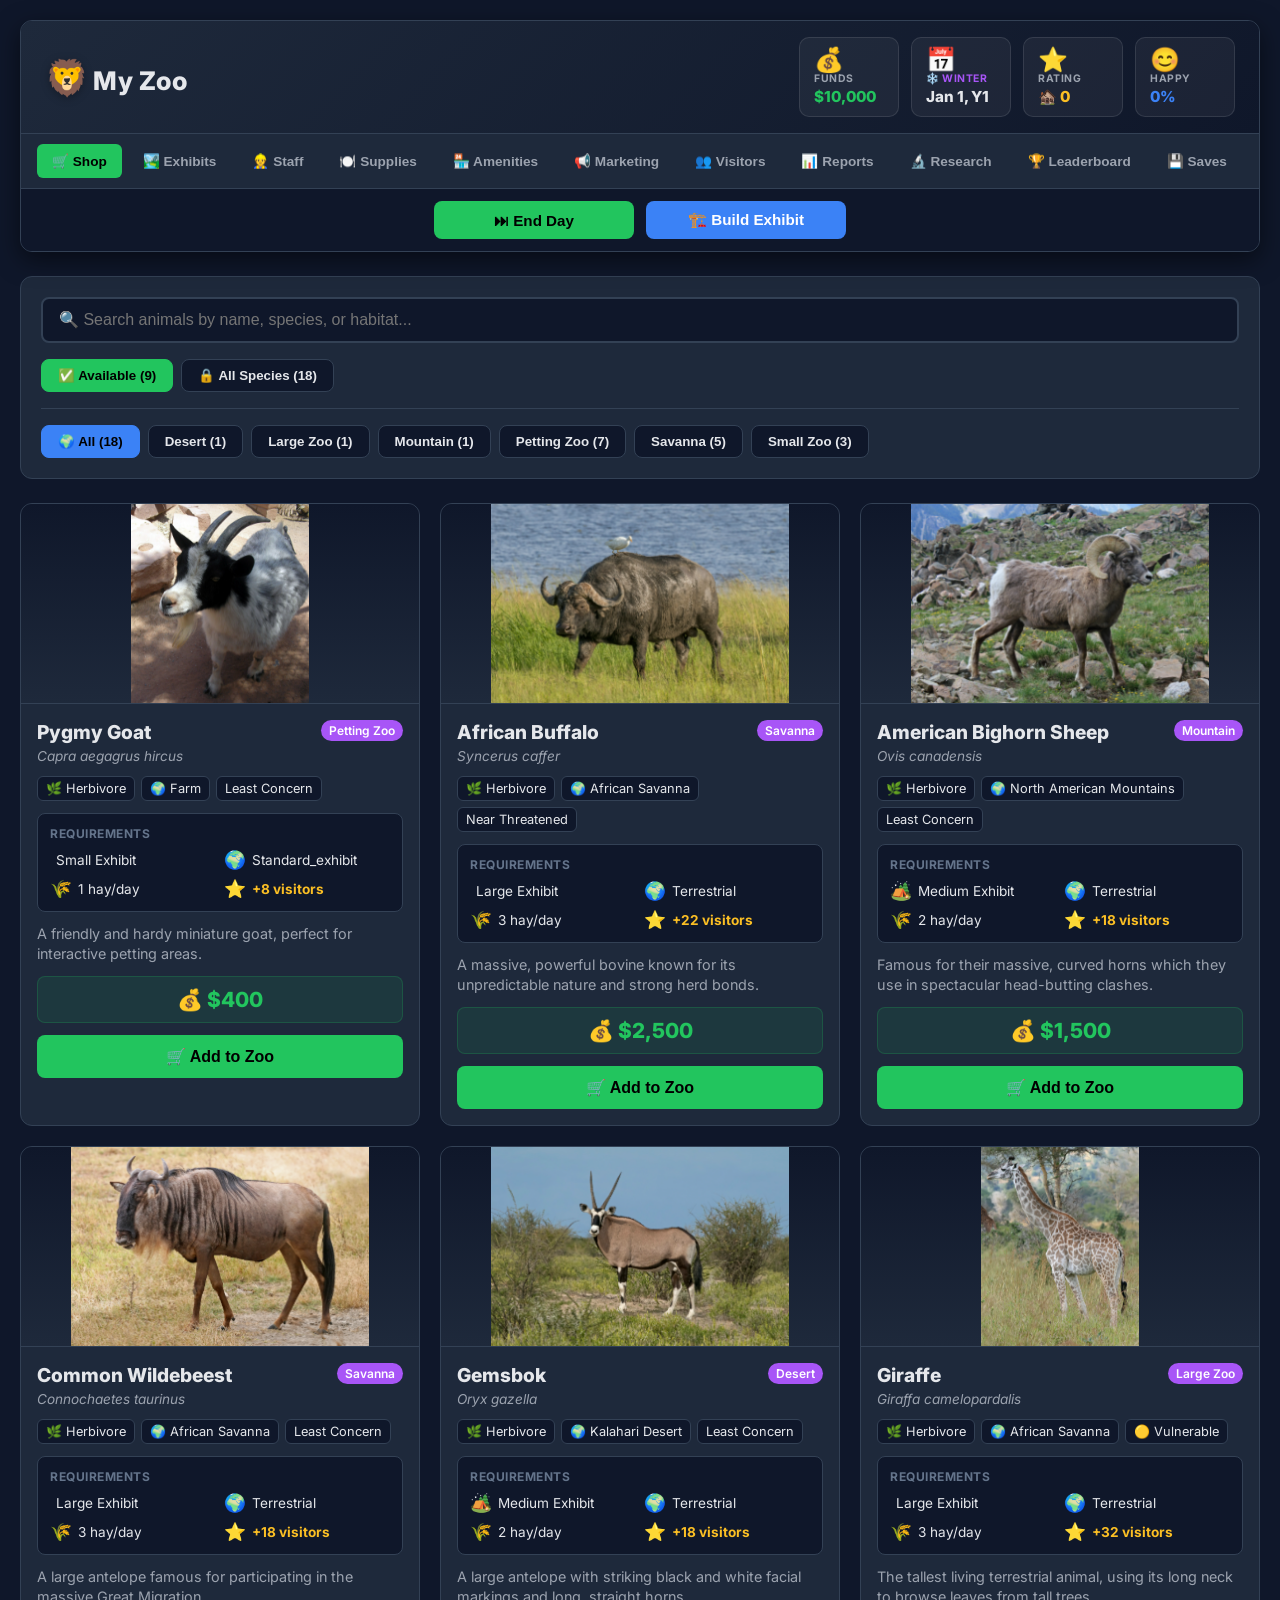
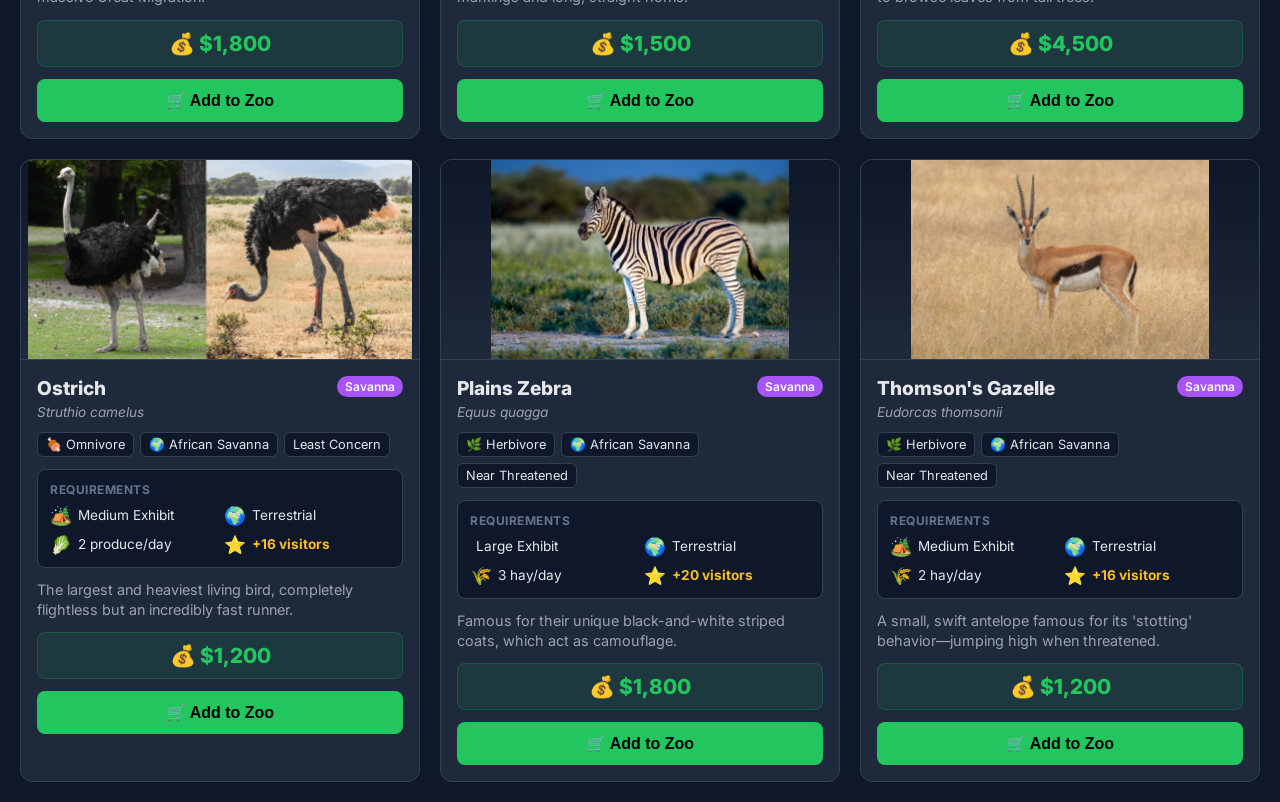
<file: index.html>
<!DOCTYPE html>
<html lang="en">
<head>
    <meta charset="UTF-8">
    <meta name="viewport" content="width=device-width, initial-scale=1.0">
    <title>ZooSmith V2</title>
    <link href="https://fonts.googleapis.com/css2?family=Inter:wght@400;600;700;800&display=swap" rel="stylesheet">
    <style>
        * { box-sizing: border-box; margin: 0; padding: 0; }
        body { 
            font-family: 'Inter', -apple-system, BlinkMacSystemFont, 'Segoe UI', sans-serif; 
            background: #0f172a; 
            color: #e5e7eb; 
            padding: 20px; 
            min-height: 100vh;
        }
        
        /* ===== UNIFIED STICKY CONTROL PANEL ===== */
        .sticky-top-wrapper {
            position: sticky;
            top: 0;
            z-index: 1000;
            background: #0f172a;
            border-radius: 12px;
            overflow: hidden; /* Contains child borders */
            margin-bottom: 24px;
            box-shadow: 0 8px 24px rgba(0, 0, 0, 0.5);
            border: 1px solid #334155;
        }

        /* Brand Section */
        .game-header {
            display: flex;
            justify-content: space-between;
            align-items: center;
            padding: 16px 24px;
            background: linear-gradient(135deg, #1e293b 0%, #0f172a 100%);
            border-bottom: 1px solid #334155;
            gap: 24px;
            position: relative; /* No longer individually sticky */
        }

        .header-brand {
            display: flex;
            align-items: center;
            gap: 12px;
            flex-shrink: 0;
        }

        .brand-icon {
            font-size: 2.2rem;
            filter: drop-shadow(0 2px 4px rgba(0,0,0,0.3));
            animation: bounce 2s infinite;
        }

        @keyframes bounce {
            0%, 100% { transform: translateY(0); }
            50% { transform: translateY(-3px); }
        }

        .brand-name {
            font-size: 1.6rem;
            font-weight: 800;
            color: #e5e7eb;
            letter-spacing: 0.5px;
            white-space: nowrap;
            cursor: pointer;
            transition: color 0.2s;
        }

        .brand-name:hover { color: #22c55e; }

        .edit-icon {
            opacity: 0;
            font-size: 1rem;
            margin-left: 6px;
            transition: opacity 0.2s;
        }

        .brand-name:hover .edit-icon { opacity: 1; }

        /* Stats Container */
        .header-stats {
            display: flex;
            gap: 12px;
            align-items: center;
        }

        .stat-card {
            display: flex;
            align-items: center;
            gap: 8px;
            padding: 10px 14px;
            background: rgba(255, 255, 255, 0.05);
            border: 1px solid rgba(255, 255, 255, 0.1);
            border-radius: 10px;
            transition: all 0.2s ease;
            cursor: default;
        }

        .stat-card:hover {
            background: rgba(255, 255, 255, 0.08);
            transform: translateY(-2px);
            box-shadow: 0 4px 12px rgba(0, 0, 0, 0.3);
            border-color: rgba(255, 255, 255, 0.2);
        }

        .stat-icon { font-size: 1.5rem; line-height: 1; flex-shrink: 0; }

        .stat-details {
            display: flex;
            flex-direction: column;
            gap: 2px;
            min-width: 70px;
        }

        .stat-label {
            font-size: 0.65rem;
            color: #9ca3af;
            text-transform: uppercase;
            letter-spacing: 0.5px;
            font-weight: 700;
        }

        .stat-value {
            font-size: 0.95rem;
            font-weight: 800;
            color: #e5e7eb;
            white-space: nowrap;
        }

        .stat-card.money .stat-value { color: #22c55e; }
        .stat-card.rating .stat-value { color: #fbbf24; }
        .stat-card.satisfaction .stat-value { color: #3b82f6; }
        .stat-card.date .stat-label { color: #a855f7; }

        /* ===== NAVIGATION (Tabs) ===== */
        .nav {
            display: flex;
            gap: 6px;
            padding: 10px 16px;
            background: #1e293b;
            border-bottom: 1px solid #334155;
            position: relative; /* No longer individually sticky */
            
            /* Mobile Optimization: Horizontal scroll instead of massive wrap */
            overflow-x: auto;
            flex-wrap: nowrap;
            -webkit-overflow-scrolling: touch;
            scrollbar-width: none; /* Firefox */
        }
        
        .nav::-webkit-scrollbar { display: none; /* Chrome/Safari */ }

        .nav button {
            padding: 8px 14px;
            background: transparent;
            color: #9ca3af;
            border: 1px solid transparent;
            border-radius: 6px;
            cursor: pointer;
            font-weight: 600;
            font-size: 0.85rem;
            transition: all 0.2s;
            white-space: nowrap;
            flex-shrink: 0; /* Prevents buttons from squishing on mobile */
        }

        .nav button:hover { background: #334155; color: #e5e7eb; }
        .nav button.active { background: #22c55e; color: #000; }

        /* ===== ACTION BAR ===== */
        .action-bar {
            padding: 12px 16px;
            background: #0f172a;
            display: flex;
            gap: 12px;
            justify-content: center;
            position: relative; /* No longer individually sticky */
        }

        .action-btn {
            padding: 10px 20px;
            font-size: 0.95rem;
            cursor: pointer;
            border: none;
            border-radius: 8px;
            font-weight: 700;
            transition: transform 0.1s, background 0.2s;
            flex: 1;
            max-width: 200px;
        }

        .action-btn:active { transform: scale(0.97); }
        .end-day-btn { background: #22c55e; color: #000; }
        .end-day-btn:hover { background: #16a34a; }
        .build-btn { background: #3b82f6; color: #fff; }
        .build-btn:hover { background: #2563eb; }

        /* ===== SECTIONS & MODALS ===== */
        .section { display: none; }
        .section.active { display: block; }

        .modal {
            display: none;
            position: fixed;
            top: 0; left: 0;
            width: 100%; height: 100%;
            background: rgba(0,0,0,0.85);
            z-index: 1050; /* Above sticky header */
            justify-content: center;
            align-items: center;
            padding: 20px;
        }
        .modal.active { display: flex; }
        
        .modal-content {
            background: #1e293b;
            padding: 24px;
            border-radius: 12px;
            max-width: 500px;
            width: 100%;
            border: 2px solid #334155;
            box-shadow: 0 20px 40px rgba(0,0,0,0.5);
        }

        .modal-content h3 { margin-top: 0; color: #e5e7eb; }
        
        .modal-content select {
            width: 100%;
            padding: 10px;
            margin-bottom: 15px;
            background: #0f172a;
            color: #e5e7eb;
            border: 1px solid #334155;
            border-radius: 8px;
            font-size: 1rem;
        }

        .modal-buttons { display: flex; gap: 10px; }
        .modal-buttons button {
            flex: 1;
            padding: 12px;
            border: none;
            border-radius: 8px;
            font-weight: 700;
            cursor: pointer;
            font-size: 1rem;
        }
        .confirm-btn { background: #22c55e; color: #000; }
        .cancel-btn { background: #ef4444; color: #fff; }

        /* ===== TOOLTIPS ===== */
        .tooltip-wrapper { position: relative; display: inline-block; }
        
        .tooltip-text {
            visibility: hidden;
            opacity: 0;
            width: max-content;
            max-width: 250px;
            background: linear-gradient(135deg, #1e293b, #334155);
            color: #e5e7eb;
            text-align: left;
            border-radius: 8px;
            padding: 10px 14px;
            position: absolute;
            z-index: 1100;
            top: 125%;
            left: 50%;
            transform: translateX(-50%);
            transition: opacity 0.2s, visibility 0.2s;
            font-size: 0.85rem;
            line-height: 1.5;
            border: 1px solid #475569;
            box-shadow: 0 8px 20px rgba(0, 0, 0, 0.5);
            pointer-events: none;
            white-space: normal;
        }
        
        .tooltip-text::after {
            content: "";
            position: absolute;
            bottom: 100%;
            left: 50%;
            margin-left: -6px;
            border-width: 6px;
            border-style: solid;
            border-color: transparent transparent #334155 transparent;
        }
        
        .tooltip-text strong { color: #22c55e; display: block; margin-bottom: 4px; font-size: 0.9rem; }
        .tooltip-wrapper:hover .tooltip-text { visibility: visible; opacity: 1; }

        /* ===== RESPONSIVE MEDIA QUERIES ===== */
        
        /* TABLET (768px - 1024px) */
        @media (max-width: 1024px) {
            .game-header { flex-direction: column; gap: 16px; padding: 16px; }
            .header-stats { flex-wrap: wrap; justify-content: center; width: 100%; }
            .stat-card { min-width: 120px; }
        }

        /* MOBILE (640px - 767px) */
        @media (max-width: 767px) {
            body { padding: 12px; }
            .sticky-top-wrapper { margin-bottom: 16px; }
            .brand-icon { font-size: 1.8rem; }
            .brand-name { font-size: 1.3rem; }
            .header-stats { 
                display: grid; 
                grid-template-columns: 1fr 1fr; 
                gap: 8px; 
            }
            .stat-card { padding: 8px 10px; justify-content: center; }
            .stat-icon { font-size: 1.3rem; }
            .stat-details { min-width: auto; text-align: center; }
            .stat-label { font-size: 0.6rem; }
            .stat-value { font-size: 0.85rem; }
            
            /* Hide tooltips on touch devices */
            .tooltip-text { display: none; }
            
            .action-btn { padding: 12px 16px; font-size: 0.9rem; }
        }

        /* SMALL MOBILE (< 640px) */
        @media (max-width: 640px) {
            .header-stats { grid-template-columns: 1fr 1fr; }
        }

        /* TINY PHONES (< 380px) */
        @media (max-width: 380px) {
            .header-stats { grid-template-columns: 1fr; }
            .nav button { padding: 8px 12px; font-size: 0.8rem; }
        }
    </style>
</head>
<body>
    <!-- Toast Container -->
    <div class="toast-container" id="toastContainer" style="position: fixed; top: 20px; right: 20px; z-index: 1100;"></div>
    
    <!-- ===== UNIFIED STICKY CONTROL PANEL ===== -->
    <div class="sticky-top-wrapper">
        <header class="game-header">
            <div class="header-brand tooltip-wrapper">
                <span class="brand-icon">🦁</span>
                <span class="brand-name" id="zooName">
                    My Zoo <span class="edit-icon">✏️</span>
                </span>
                <div class="tooltip-text">
                    <strong>🏞️ Zoo Name</strong>
                    Click the name to rename your zoo!
                </div>
            </div>
            
            <div class="header-stats">
                <div class="stat-card money tooltip-wrapper">
                    <span class="stat-icon">💰</span>
                    <div class="stat-details">
                        <span class="stat-label">Funds</span>
                        <span class="stat-value" id="money">$10,000</span>
                    </div>
                    <div class="tooltip-text">
                        <strong>💰 Money</strong>
                        Your zoo's current funds. Used to buy animals, hire staff, build exhibits, and pay daily salaries.
                    </div>
                </div>
                
                <div class="stat-card date tooltip-wrapper">
                    <span class="stat-icon">📅</span>
                    <div class="stat-details">
                        <span class="stat-label" id="season">Winter</span>
                        <span class="stat-value" id="day">Jan 1, Y1</span>
                    </div>
                    <div class="tooltip-text">
                        <strong>📅 Day Counter</strong>
                        Current date. Click "End Day" to advance time — animals eat, staff get paid, and visitors arrive!
                    </div>
                </div>
                
                <div class="stat-card rating tooltip-wrapper">
                    <span class="stat-icon">⭐</span>
                    <div class="stat-details">
                        <span class="stat-label">Rating</span>
                        <span class="stat-value" id="rating">0</span>
                    </div>
                    <div class="tooltip-text">
                        <strong>⭐ Zoo Rating</strong>
                        Reputation score (0-100). Based on animal care, variety, and facility quality.
                    </div>
                </div>
                
                <div class="stat-card satisfaction tooltip-wrapper">
                    <span class="stat-icon">😊</span>
                    <div class="stat-details">
                        <span class="stat-label">Happy</span>
                        <span class="stat-value" id="satisfaction">0%</span>
                    </div>
                    <div class="tooltip-text">
                        <strong>😊 Visitor Satisfaction</strong>
                        How happy your visitors are. Build amenities to keep them smiling and spending!
                    </div>
                </div>
            </div>
        </header>

        <!-- Navigation -->
        <nav class="nav">
            <button class="nav-btn active" data-section="shop">🛒 Shop</button>
            <button class="nav-btn" data-section="exhibits">🏞️ Exhibits</button>
            <button class="nav-btn" data-section="staff">👷 Staff</button>
            <button class="nav-btn" data-section="supplies">🍽️ Supplies</button>
            <button class="nav-btn" data-section="amenities">🏪 Amenities</button>
            <button class="nav-btn" data-section="marketing">📢 Marketing</button>
            <button class="nav-btn" data-section="visitors">👥 Visitors</button>
            <button class="nav-btn" data-section="reports">📊 Reports</button>
            <button class="nav-btn" data-section="research">🔬 Research</button>
            <button class="nav-btn" data-section="leaderboard">🏆 Leaderboard</button>
            <button class="nav-btn" data-section="saves">💾 Saves</button>
            <button class="nav-btn" data-section="log">📜 Log</button>
        </nav>

        <!-- Action Buttons -->
        <div class="action-bar">
            <button id="endDayBtn" class="action-btn end-day-btn">⏭ End Day</button>
            <button id="buildExhibitBtn" class="action-btn build-btn">🏗️ Build Exhibit</button>
        </div>
    </div>

    <!-- Tab Sections -->
    <div id="shop" class="section active"></div>
    <div id="exhibits" class="section"></div>
    <div id="staff" class="section"></div>
    <div id="supplies" class="section"></div>
    <div id="amenities" class="section"></div>
    <div id="marketing" class="section"></div>
    <div id="visitors" class="section"></div>
    <div id="reports" class="section"></div>
    <div id="research" class="section"></div>
    <div id="leaderboard" class="section"></div>
    <div id="saves" class="section"></div>
    <div id="log" class="section"></div>

    <!-- Buy Animal Modal -->
    <div id="buyModal" class="modal">
        <div class="modal-content">
            <h3>🦁 Add Animal to Zoo</h3>
            <p style="color: #9ca3af; margin-bottom: 15px;">Select which exhibit and gender:</p>
            <label style="display: block; margin-bottom: 5px; font-weight: 600;">Exhibit:</label>
            <select id="exhibitSelect"></select>
            <label style="display: block; margin-bottom: 5px; font-weight: 600;">Gender:</label>
            <select id="genderSelect">
                <option value="male">♂️ Male</option>
                <option value="female">♀️ Female</option>
            </select>
            <div class="modal-buttons">
                <button class="confirm-btn" onclick="confirmBuyAnimal()">✅ Confirm</button>
                <button class="cancel-btn" onclick="closeBuyModal()">❌ Cancel</button>
            </div>
        </div>
    </div>

    <!-- Build Exhibit Modal -->
    <div id="buildModal" class="modal">
        <div class="modal-content">
            <h3>🏗️ Build New Exhibit</h3>
            <p style="color: #9ca3af; margin: 15px 0;">Coming soon! For now, use the default exhibit.</p>
            <button class="cancel-btn" style="width: 100%;" onclick="document.getElementById('buildModal').classList.remove('active')">Close</button>
        </div>
    </div>

    <!-- Hidden file input for importing saves -->
    <input type="file" id="importSaveInput" accept=".json" style="display: none;" />

    <script type="module" src="./js/main.js"></script>
</body>
</html>
</file>
